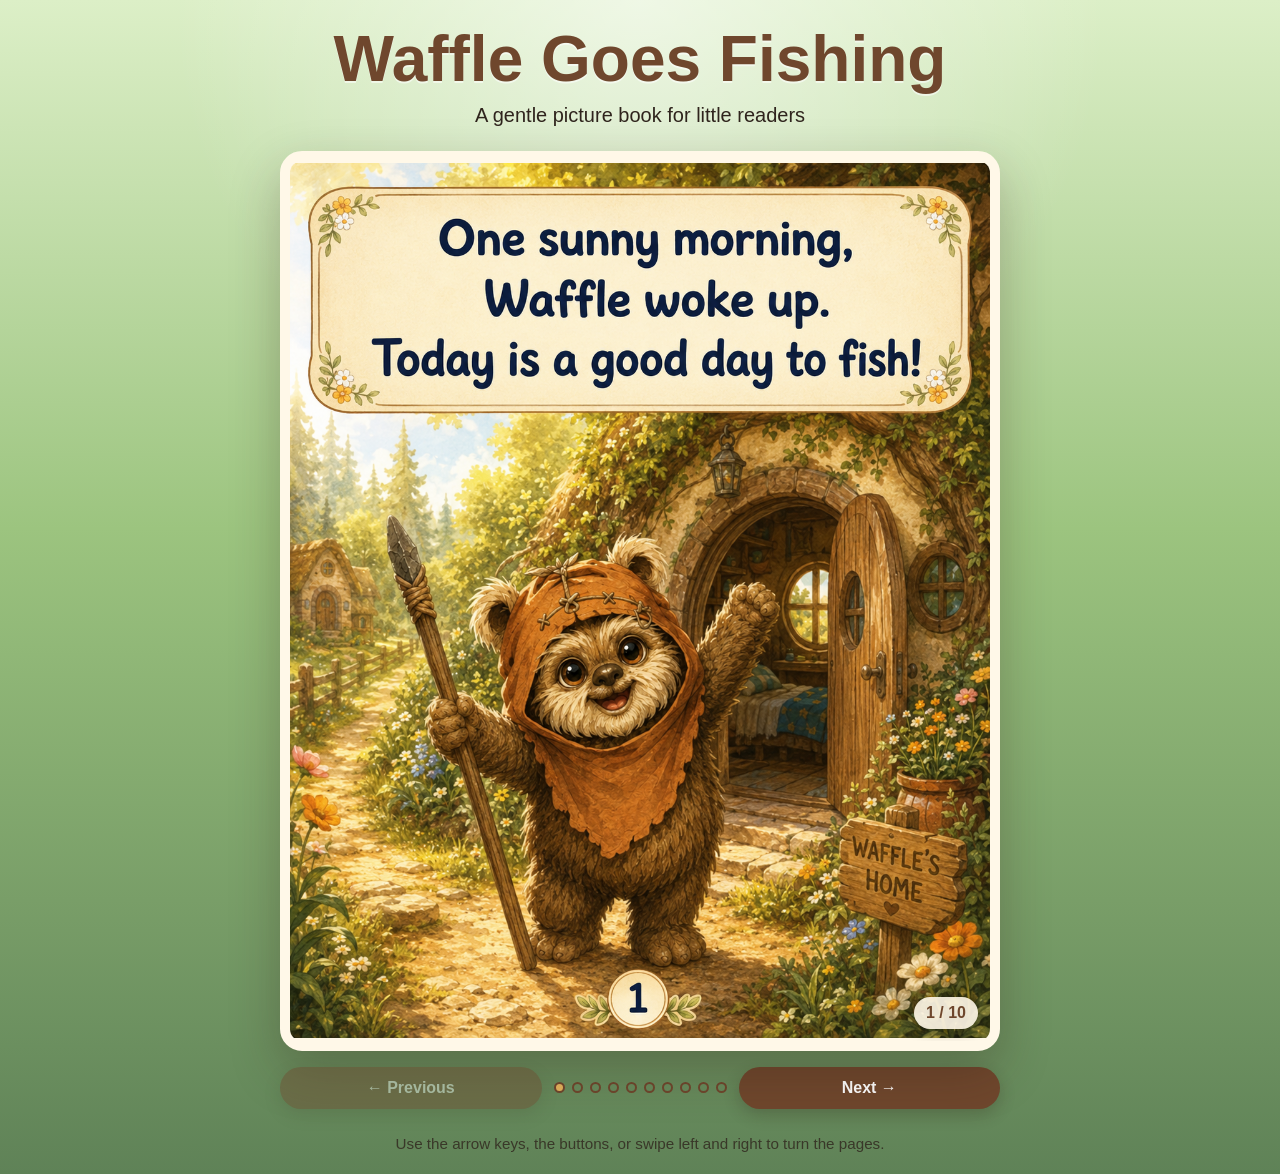
<file: index.html>
<!DOCTYPE html>
<html lang="en">
<head>
  <meta charset="UTF-8" />
  <meta name="viewport" content="width=device-width, initial-scale=1.0" />
  <meta name="theme-color" content="#6f472d" />
  <title>Waffle Goes Fishing</title>
  <style>
    :root {
      --brown: #6f472d;
      --cream: #fff8e8;
      --gold: #e7b45d;
      --shadow: rgba(45, 30, 18, 0.28);
    }

    * { box-sizing: border-box; }

    body {
      margin: 0;
      min-height: 100vh;
      font-family: Arial, Helvetica, sans-serif;
      background:
        radial-gradient(circle at top, rgba(255,255,255,.55), transparent 35%),
        linear-gradient(180deg, #dcefc7 0%, #9cc47f 45%, #5f8257 100%);
      color: #2f241d;
      display: flex;
      flex-direction: column;
      align-items: center;
    }

    header {
      width: min(1100px, 100%);
      text-align: center;
      padding: 22px 18px 12px;
    }

    h1 {
      margin: 0;
      color: var(--brown);
      font-size: clamp(2rem, 5vw, 4rem);
      text-shadow: 0 2px 0 rgba(255,255,255,.55);
    }

    .subtitle {
      margin: 8px 0 0;
      font-size: clamp(1rem, 2.2vw, 1.25rem);
    }

    main {
      width: min(1100px, 100%);
      flex: 1;
      display: grid;
      place-items: center;
      padding: 12px 18px 26px;
    }

    .book-shell {
      width: min(92vw, 720px);
      display: grid;
      gap: 16px;
      justify-items: center;
    }

    .page-frame {
      position: relative;
      width: 100%;
      aspect-ratio: 561 / 701;
      border: 10px solid var(--cream);
      border-radius: 22px;
      overflow: hidden;
      background: var(--cream);
      box-shadow: 0 20px 50px var(--shadow);
      touch-action: pan-y;
    }

    .page-frame img {
      display: block;
      width: 100%;
      height: 100%;
      object-fit: contain;
      background: var(--cream);
      user-select: none;
      -webkit-user-drag: none;
    }

    .counter {
      position: absolute;
      right: 12px;
      bottom: 12px;
      padding: 7px 12px;
      border-radius: 999px;
      background: rgba(255, 248, 232, .9);
      color: var(--brown);
      font-weight: 700;
      box-shadow: 0 4px 14px rgba(0,0,0,.2);
    }

    .controls {
      width: 100%;
      display: grid;
      grid-template-columns: 1fr auto 1fr;
      align-items: center;
      gap: 12px;
    }

    button {
      border: 0;
      border-radius: 999px;
      padding: 12px 18px;
      font-size: 1rem;
      font-weight: 700;
      cursor: pointer;
      background: var(--brown);
      color: white;
      box-shadow: 0 6px 16px rgba(45,30,18,.24);
    }

    button:hover { transform: translateY(-1px); }
    button:active { transform: translateY(1px); }
    button:disabled { opacity: .42; cursor: not-allowed; transform: none; }

    .dots {
      display: flex;
      flex-wrap: wrap;
      justify-content: center;
      gap: 7px;
      max-width: 300px;
    }

    .dot {
      width: 11px;
      height: 11px;
      border-radius: 50%;
      border: 2px solid var(--brown);
      background: transparent;
      padding: 0;
      box-shadow: none;
    }

    .dot.active { background: var(--gold); }

    footer {
      width: min(1100px, 100%);
      padding: 0 18px 22px;
      text-align: center;
      color: rgba(47, 36, 29, .8);
      font-size: .95rem;
    }

    @media (max-width: 620px) {
      header { padding-top: 14px; }
      .book-shell { width: 96vw; }
      .page-frame { border-width: 6px; border-radius: 14px; }
      .controls { grid-template-columns: 1fr 1fr; }
      .dots { grid-column: 1 / -1; grid-row: 2; }
      button { padding: 11px 14px; }
    }
  </style>
</head>
<body>
  <header>
    <h1>Waffle Goes Fishing</h1>
    <p class="subtitle">A gentle picture book for little readers</p>
  </header>

  <main>
    <section class="book-shell" aria-label="Waffle Goes Fishing storybook">
      <div class="page-frame" id="pageFrame">
        <img id="pageImage" src="images/page-01.png" alt="Page 1 of Waffle Goes Fishing" />
        <div class="counter" id="counter">1 / 10</div>
      </div>

      <div class="controls">
        <button id="prevButton" type="button" aria-label="Previous page">← Previous</button>
        <div class="dots" id="dots" aria-label="Choose a page"></div>
        <button id="nextButton" type="button" aria-label="Next page">Next →</button>
      </div>
    </section>
  </main>

  <footer>
    Use the arrow keys, the buttons, or swipe left and right to turn the pages.
  </footer>

  <script>
    const totalPages = 10;
    let currentPage = 1;

    const image = document.getElementById("pageImage");
    const counter = document.getElementById("counter");
    const prevButton = document.getElementById("prevButton");
    const nextButton = document.getElementById("nextButton");
    const dotsContainer = document.getElementById("dots");
    const frame = document.getElementById("pageFrame");

    function pagePath(page) {
      return `images/page-${String(page).padStart(2, "0")}.png`;
    }

    function renderDots() {
      dotsContainer.innerHTML = "";
      for (let page = 1; page <= totalPages; page++) {
        const dot = document.createElement("button");
        dot.type = "button";
        dot.className = "dot" + (page === currentPage ? " active" : "");
        dot.setAttribute("aria-label", `Go to page ${page}`);
        dot.addEventListener("click", () => showPage(page));
        dotsContainer.appendChild(dot);
      }
    }

    function showPage(page) {
      currentPage = Math.max(1, Math.min(totalPages, page));
      image.src = pagePath(currentPage);
      image.alt = `Page ${currentPage} of Waffle Goes Fishing`;
      counter.textContent = `${currentPage} / ${totalPages}`;
      prevButton.disabled = currentPage === 1;
      nextButton.disabled = currentPage === totalPages;
      renderDots();
    }

    prevButton.addEventListener("click", () => showPage(currentPage - 1));
    nextButton.addEventListener("click", () => showPage(currentPage + 1));

    document.addEventListener("keydown", (event) => {
      if (event.key === "ArrowLeft") showPage(currentPage - 1);
      if (event.key === "ArrowRight") showPage(currentPage + 1);
    });

    let touchStartX = 0;
    frame.addEventListener("touchstart", (event) => {
      touchStartX = event.changedTouches[0].screenX;
    }, { passive: true });

    frame.addEventListener("touchend", (event) => {
      const difference = event.changedTouches[0].screenX - touchStartX;
      if (difference > 50) showPage(currentPage - 1);
      if (difference < -50) showPage(currentPage + 1);
    }, { passive: true });

    // Preload the remaining pages for smoother page turns.
    for (let page = 2; page <= totalPages; page++) {
      const preload = new Image();
      preload.src = pagePath(page);
    }

    showPage(1);
  </script>
</body>
</html>
</file>
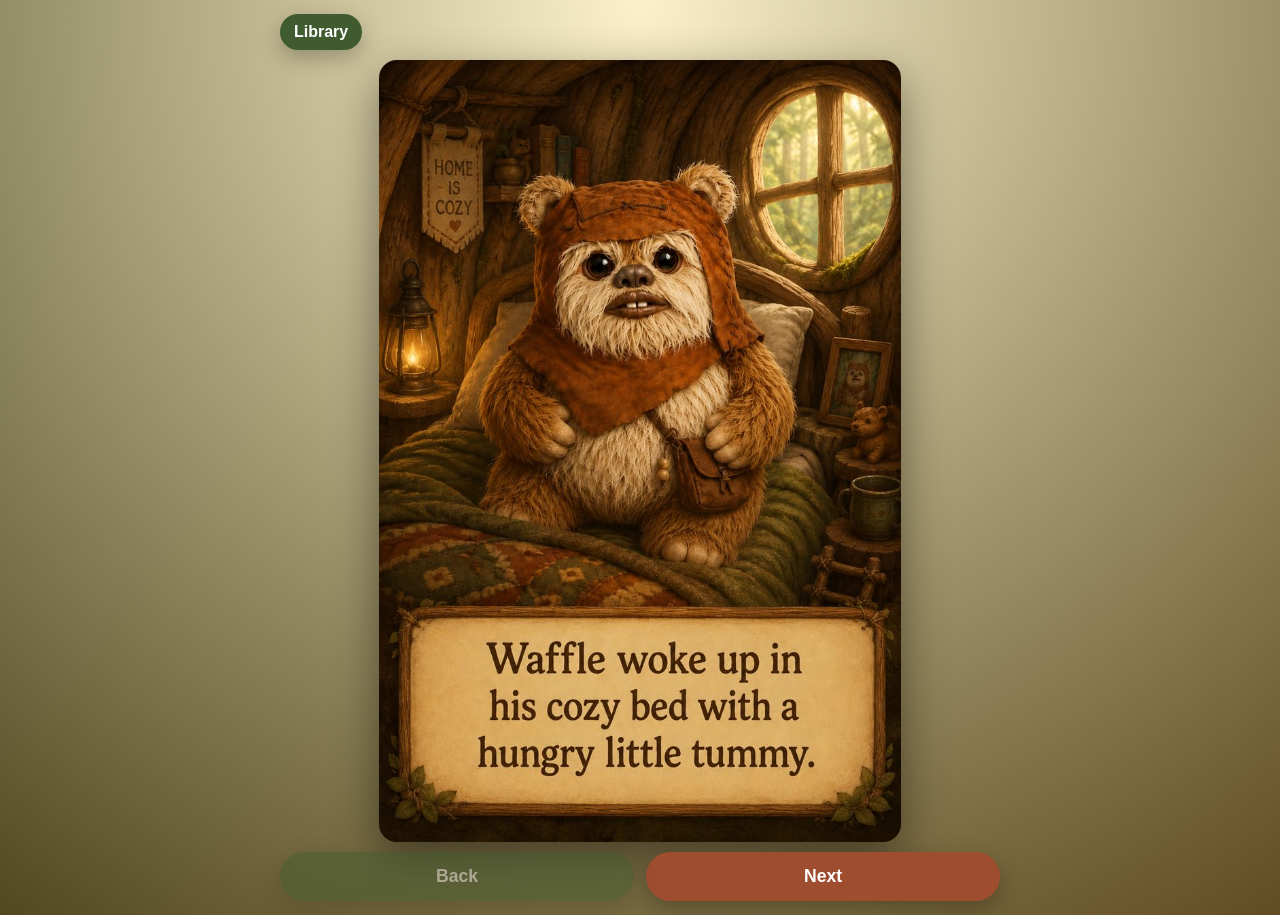
<file: books/book1/index.html>
<!DOCTYPE html>
<html lang="en">
<head>
  <meta charset="UTF-8" />
  <meta name="viewport" content="width=device-width, initial-scale=1.0" />
  <title id="docTitle">Waffle Book</title>
  <link rel="stylesheet" href="../../style.css" />
</head>
<body>
  <main class="app">
    <section id="reader" class="screen active">
      <header class="topbar">
        <a class="top-btn" href="../../index.html">Library</a>
      </header>
      <div class="book-frame">
        <img id="pageImage" alt="Story page" />
      </div>
      <nav class="controls">
        <button id="prevBtn">Back</button>
        <button id="nextBtn">Next</button>
      </nav>
    </section>
  </main>
  <script src="book.js"></script>
  <script src="../../reader.js"></script>
</body>
</html>
</file>
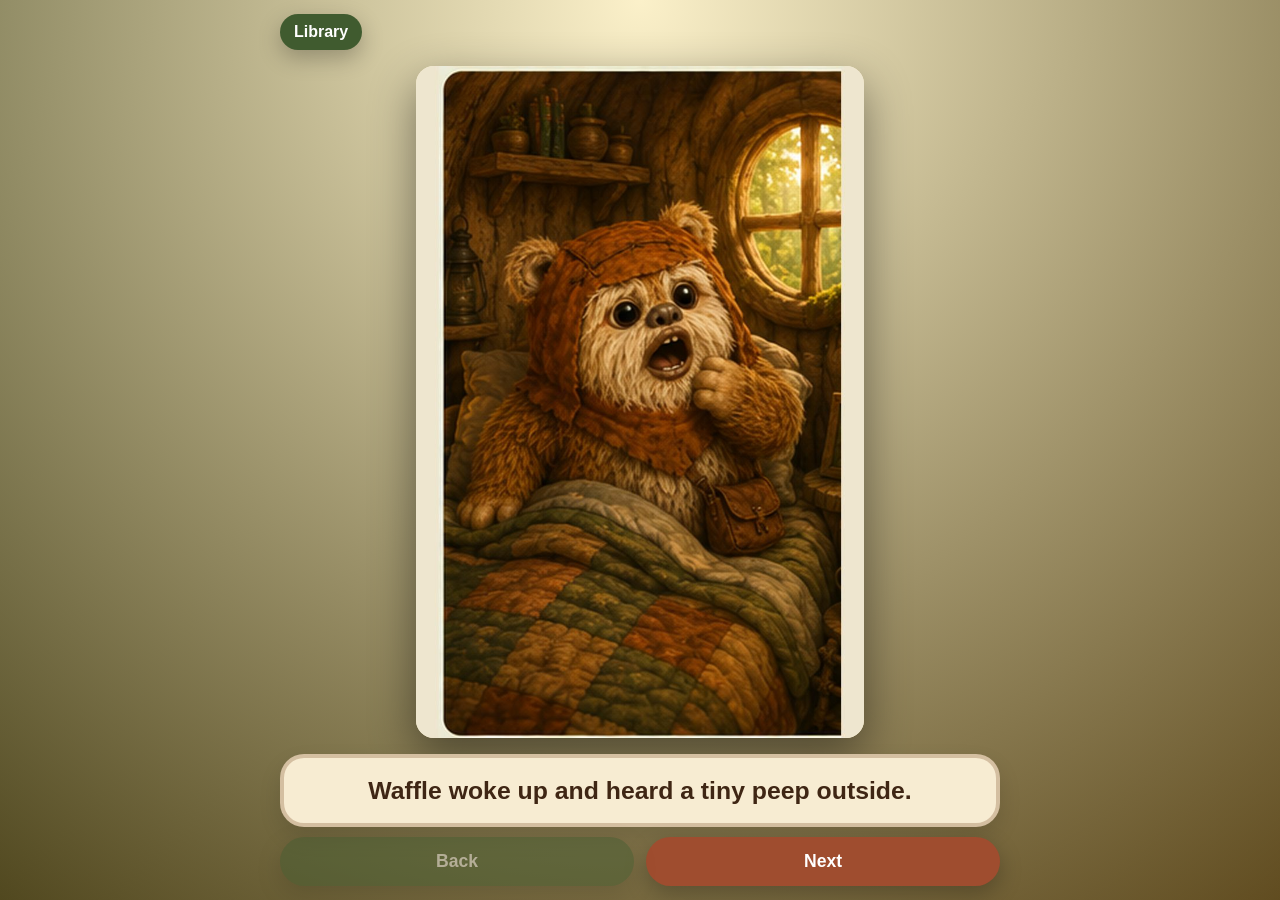
<file: books/book6/index.html>
<!DOCTYPE html>
<html lang="en">
<head>
  <meta charset="UTF-8" />
  <meta name="viewport" content="width=device-width, initial-scale=1.0" />
  <title id="docTitle">Waffle Book</title>
  <link rel="stylesheet" href="../../style.css" />
</head>
<body>
  <main class="app">
    <section id="reader" class="screen active">
      <header class="topbar">
        <a class="top-btn" href="../../index.html">Library</a>
      </header>
      <div class="book-frame">
        <img id="pageImage" alt="Story page" />
      </div>
      <div class="story-text-box" id="storyTextBox">
        <p id="pageText"></p>
      </div>
      <nav class="controls">
        <button id="prevBtn">Back</button>
        <button id="nextBtn">Next</button>
      </nav>
    </section>
  </main>
  <script src="book.js"></script>
  <script src="../../reader.js"></script>
</body>
</html>
</file>
<file: style.css>
:root {
  --brown: #3f2614;
  --brown-soft: #6c4a2a;
  --cream: #fff1cf;
  --paper: #fff7e6;
  --green: #405b2f;
  --green-soft: #5c7f43;
  --red: #9f4d2f;
  --gold: #dfb669;
}
* { box-sizing: border-box; }
html, body {
  margin: 0;
  min-height: 100%;
  background:
    radial-gradient(circle at top, rgba(255,244,205,.98), rgba(83,72,30,.65)),
    linear-gradient(135deg, #2e401f, #7a5424);
  font-family: "Trebuchet MS", Arial, sans-serif;
  color: var(--brown);
  overflow-x: hidden;
}
a { color: inherit; text-decoration: none; }
img { display: block; max-width: 100%; }

/* Homepage */
.library-page {
  position: relative;
  z-index: 2;
  min-height: 100vh;
  padding: 18px;
}
.hero-shell, .shelf-shell {
  display: flex;
  justify-content: center;
}
.hero-card, .shelf-card {
  width: min(96vw, 1020px);
  background: rgba(255, 241, 207, .94);
  border: 4px solid rgba(63,38,20,.22);
  box-shadow: 0 20px 55px rgba(0,0,0,.35);
  border-radius: 32px;
  padding: 22px;
}
.hero-card { margin-bottom: 18px; position: relative; overflow: hidden; }
.hero-card::before {
  content: '';
  position: absolute;
  inset: 0;
  background: radial-gradient(circle at top right, rgba(255,255,255,.24), transparent 35%);
  pointer-events: none;
}
.eyebrow {
  margin: 0 0 8px;
  text-align: center;
  color: var(--brown-soft);
  font-size: .95rem;
  font-weight: 800;
  letter-spacing: .08em;
  text-transform: uppercase;
}
.hero-card h1 {
  margin: 0;
  text-align: center;
  font-size: clamp(2.4rem, 9vw, 4.8rem);
  line-height: .95;
}
.hero-copy {
  max-width: 620px;
  margin: 12px auto 0;
  text-align: center;
  font-size: clamp(1rem, 3.8vw, 1.25rem);
  color: var(--brown-soft);
}
.hero-top-row {
  display: grid;
  grid-template-columns: 1.25fr .75fr;
  gap: 18px;
  align-items: center;
  margin-bottom: 18px;
}
.hero-copy-wrap { position: relative; z-index: 2; }
.mascot-card {
  position: relative;
  min-height: 260px;
  display: flex;
  align-items: flex-end;
  justify-content: center;
}
.mascot-glow {
  position: absolute;
  width: 230px;
  height: 230px;
  border-radius: 50%;
  background: radial-gradient(circle, rgba(255,232,177,.9), rgba(255,232,177,.1) 60%, transparent 75%);
  filter: blur(4px);
  bottom: 8px;
}
.mascot-img {
  position: relative;
  z-index: 2;
  width: min(100%, 230px);
  aspect-ratio: 4 / 5;
  object-fit: cover;
  border-radius: 28px;
  border: 6px solid rgba(255,248,232,.85);
  box-shadow: 0 16px 28px rgba(0,0,0,.28);
  transform: rotate(-3deg);
  animation: mascot-bob 3.4s ease-in-out infinite;
}
.mascot-bubble {
  position: absolute;
  top: 8px;
  right: 10px;
  z-index: 3;
  background: #fffaf0;
  border: 3px solid rgba(63,38,20,.18);
  color: var(--brown);
  border-radius: 22px;
  padding: 10px 14px;
  font-weight: 800;
  text-align: center;
  box-shadow: 0 8px 18px rgba(0,0,0,.16);
  animation: bubble-pop 2.8s ease-in-out infinite;
}
.mascot-bubble::after {
  content: '';
  position: absolute;
  bottom: -10px;
  left: 22px;
  border-width: 12px 10px 0 0;
  border-style: solid;
  border-color: #fffaf0 transparent transparent transparent;
}
@keyframes mascot-bob {
  0%, 100% { transform: rotate(-3deg) translateY(0); }
  50% { transform: rotate(-1deg) translateY(-8px); }
}
@keyframes bubble-pop {
  0%, 100% { transform: scale(1); }
  50% { transform: scale(1.05); }
}

.carousel-wrap {
  display: grid;
  grid-template-columns: 52px 1fr 52px;
  gap: 10px;
  align-items: center;
}
.carousel-window {
  overflow: hidden;
  border-radius: 28px;
}
.carousel-track {
  display: flex;
  transition: transform .65s cubic-bezier(.22,.61,.36,1);
}
.cover-slide {
  min-width: 100%;
  display: grid;
  grid-template-columns: minmax(0, 340px) minmax(0, 1fr);
  gap: 18px;
  align-items: center;
  background: linear-gradient(180deg, #fff8e8 0%, #f8e3b5 100%);
  border-radius: 28px;
  padding: 16px;
  box-shadow: inset 0 0 0 1px rgba(63,38,20,.08);
  opacity: .78;
  transform: scale(.96);
  transition: transform .65s ease, opacity .65s ease, filter .65s ease;
  filter: saturate(.92);
}
.cover-slide.active {
  opacity: 1;
  transform: scale(1);
  filter: saturate(1.05);
}
.cover-frame {
  border-radius: 24px;
  overflow: hidden;
  box-shadow: 0 14px 28px rgba(0,0,0,.22);
  background: #f0dec0;
}
.cover-frame img {
  width: 100%;
  aspect-ratio: 2 / 3;
  object-fit: cover;
  transition: transform 6s ease;
}
.cover-slide.active .cover-frame img {
  transform: scale(1.06);
}
.cover-info h2 {
  margin: 0 0 10px;
  font-size: clamp(1.8rem, 5vw, 3rem);
  line-height: .95;
}
.cover-info p {
  margin: 0;
  font-size: clamp(1rem, 3.4vw, 1.18rem);
  color: var(--brown-soft);
}
.cover-badge, .book-status {
  display: inline-block;
  border-radius: 999px;
  padding: 7px 12px;
  color: #fff;
  font-weight: 800;
  font-size: .86rem;
  margin-bottom: 12px;
}
.cover-badge, .book-status.complete { background: var(--green); }

.carousel-btn {
  border: 0;
  border-radius: 999px;
  width: 52px;
  height: 52px;
  font: inherit;
  font-size: 2rem;
  line-height: 1;
  color: #fff;
  background: var(--green);
  box-shadow: 0 8px 22px rgba(0,0,0,.25);
  cursor: pointer;
  transition: transform .2s ease, background .2s ease;
}
.carousel-btn:hover { transform: scale(1.06); background: var(--green-soft); }
.carousel-dots {
  display: flex;
  justify-content: center;
  gap: 10px;
  margin: 14px 0 16px;
}
.carousel-dot {
  width: 12px;
  height: 12px;
  border-radius: 50%;
  border: 0;
  background: rgba(63,38,20,.25);
  cursor: pointer;
  transition: transform .2s ease, background .2s ease;
}
.carousel-dot.active { background: var(--red); transform: scale(1.2); }
.hero-actions {
  display: flex;
  flex-wrap: wrap;
  justify-content: center;
  gap: 12px;
}
.action-btn {
  border-radius: 999px;
  padding: 14px 20px;
  font-weight: 800;
  box-shadow: 0 8px 22px rgba(0,0,0,.18);
  transition: transform .18s ease, filter .18s ease;
}
.action-btn:hover { transform: translateY(-1px); filter: brightness(1.05); }
.action-btn.primary { background: var(--red); color: #fff; }
.action-btn.secondary { background: var(--green); color: #fff; }

.wooden-shelf-bg {
  position: relative;
  overflow: hidden;
  background:
    linear-gradient(180deg, rgba(255,244,210,.96), rgba(250,228,181,.94)),
    repeating-linear-gradient(90deg, rgba(124,77,43,.22) 0 18px, rgba(160,102,60,.22) 18px 36px);
}
.wooden-shelf-bg::before,
.wooden-shelf-bg::after {
  content: '';
  position: absolute;
  left: 18px;
  right: 18px;
  height: 18px;
  border-radius: 14px;
  background: linear-gradient(180deg, #9b6037, #6f4325);
  box-shadow: 0 8px 18px rgba(0,0,0,.22);
}
.wooden-shelf-bg::before { top: 140px; }
.wooden-shelf-bg::after { bottom: 26px; }
.shelf-heading { position: relative; z-index: 2; }
.shelf-heading h2 {
  margin: 0 0 18px;
  text-align: center;
  font-size: clamp(2rem, 6vw, 3.3rem);
  line-height: 1;
}
.book-grid {
  position: relative;
  z-index: 2;
  display: grid;
  grid-template-columns: repeat(auto-fit, minmax(240px, 1fr));
  gap: 16px;
  padding-bottom: 20px;
}
.themed-card {
  display: flex;
  flex-direction: column;
  background: var(--paper);
  border-radius: 24px;
  overflow: hidden;
  box-shadow: 0 10px 24px rgba(0,0,0,.16);
  transition: transform .22s ease, box-shadow .22s ease;
}
.themed-card:hover {
  transform: translateY(-5px) rotate(-1deg);
  box-shadow: 0 16px 28px rgba(0,0,0,.2);
}
.card-thumb {
  width: 100%;
  aspect-ratio: 4 / 5;
  object-fit: cover;
}
.card-copy { padding: 16px; }
.card-copy h3 {
  margin: 0 0 10px;
  font-size: 1.7rem;
  line-height: 1;
}
.card-copy p { margin: 0; color: var(--brown-soft); }

/* Reader pages */
.app { width: 100%; min-height: 100vh; }
.screen { min-height: 100vh; padding: 14px; display: flex; flex-direction: column; }
button, .top-btn {
  border: 0; border-radius: 999px; padding: 13px 20px; font: inherit; font-weight: 800;
  background: var(--green); color: white; box-shadow: 0 8px 22px rgba(0,0,0,.25); cursor: pointer;
}
button:disabled { opacity: .45; }
.topbar { width: min(100%, 720px); margin: 0 auto 10px; display: flex; justify-content: flex-start; align-items: center; }
.topbar .top-btn { padding: 9px 14px; }
.book-frame { width: min(100%, 720px); margin: 0 auto; flex: 1; display: flex; align-items: center; justify-content: center; }
.book-frame img { width: auto; max-width: 100%; max-height: calc(100vh - 118px); display: block; border-radius: 18px; box-shadow: 0 16px 46px rgba(0,0,0,.45); background: var(--cream); }
.controls { width: min(100%, 720px); margin: 10px auto 0; display: flex; gap: 12px; }
.controls button { flex: 1; font-size: 1.1rem; padding: 14px 10px; }
#nextBtn { background: var(--red); }

@media (max-width: 860px) {
  .hero-top-row { grid-template-columns: 1fr; }
  .mascot-card { min-height: 220px; }
}

@media (max-width: 760px) {
  .library-page { padding: 12px; }
  .hero-card, .shelf-card { padding: 16px; }
  .carousel-wrap { grid-template-columns: 1fr; gap: 12px; }
  .carousel-btn { display: none; }
  .cover-slide { grid-template-columns: 1fr; padding: 14px; }
  .cover-frame { max-width: 360px; margin: 0 auto; }
  .cover-info { text-align: center; }
  .wooden-shelf-bg::before { top: 122px; }
  .wooden-shelf-bg::after { bottom: 20px; }
}

@media (orientation: landscape) and (max-height: 600px) {
  .screen { padding: 8px; }
  .book-frame img { max-height: calc(100vh - 92px); }
  .controls button { padding: 9px; }
}


.story-text-box {
  width: min(100%, 720px);
  margin: 10px auto 0;
  background: #f7ecd2;
  border: 4px solid rgba(122,74,34,.28);
  border-radius: 24px;
  padding: 16px 18px;
  box-shadow: 0 10px 22px rgba(0,0,0,.12);
}
.story-text-box p {
  margin: 0;
  text-align: center;
  color: var(--brown);
  font-size: clamp(1.15rem, 4.6vw, 1.55rem);
  line-height: 1.35;
  font-weight: 700;
}
body.has-page-text .book-frame img {
  max-height: calc(100vh - 228px);
}
@media (orientation: landscape) and (max-height: 600px) {
  body.has-page-text .book-frame img { max-height: calc(100vh - 156px); }
  .story-text-box { padding: 10px 14px; margin-top: 8px; }
  .story-text-box p { font-size: 1rem; }
}
</file>
